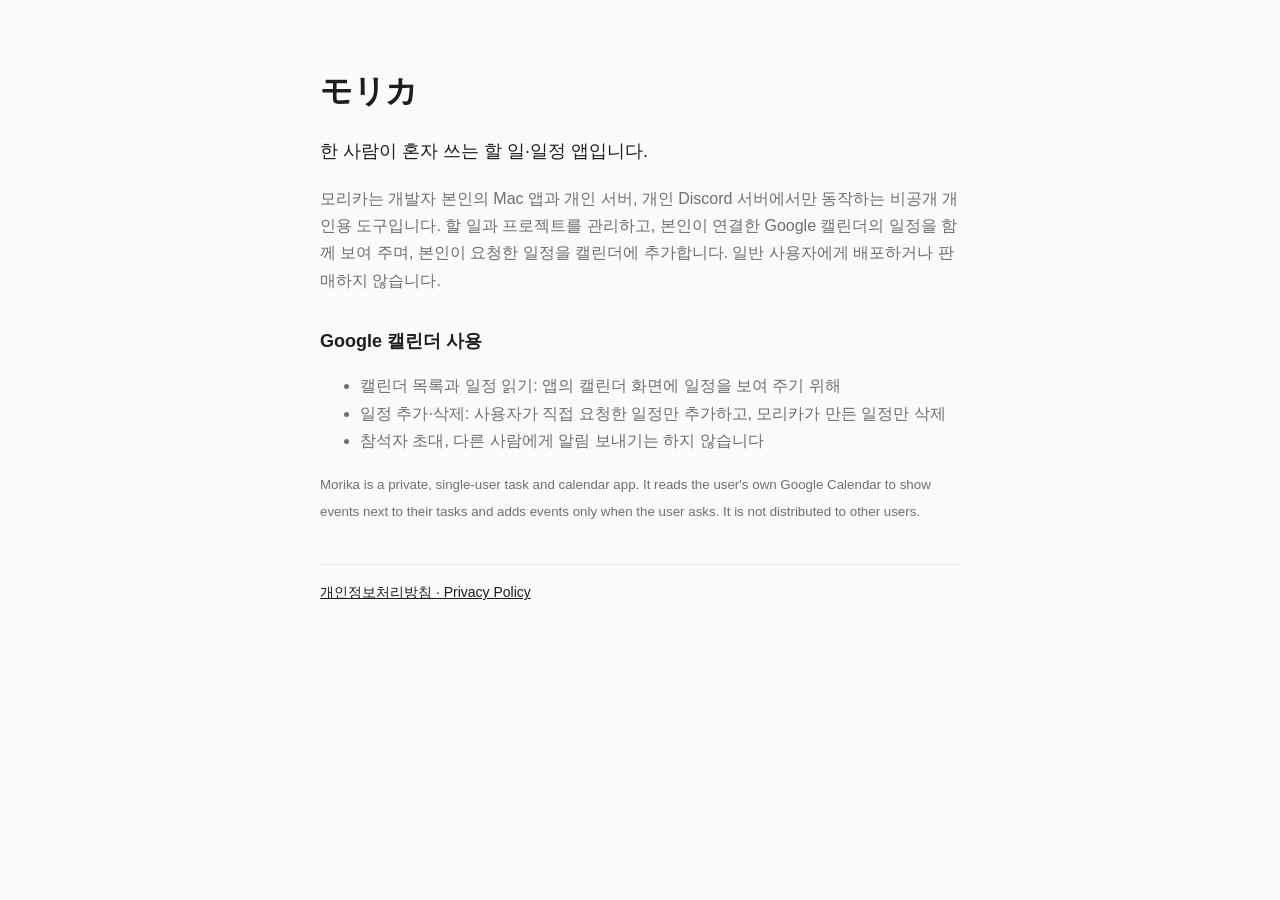
<file: index.html>
<!doctype html>
<html lang="ko">
<meta charset="utf-8">
<meta name="viewport" content="width=device-width, initial-scale=1">
<title>モリカ (Morika)</title>
<link rel="stylesheet" href="style.css">
<main>
  <h1>モリカ</h1>
  <p class="lead">한 사람이 혼자 쓰는 할 일·일정 앱입니다.</p>
  <p>모리카는 개발자 본인의 Mac 앱과 개인 서버, 개인 Discord 서버에서만 동작하는 비공개 개인용 도구입니다. 할 일과 프로젝트를 관리하고, 본인이 연결한 Google 캘린더의 일정을 함께 보여 주며, 본인이 요청한 일정을 캘린더에 추가합니다. 일반 사용자에게 배포하거나 판매하지 않습니다.</p>

  <h2>Google 캘린더 사용</h2>
  <ul>
    <li>캘린더 목록과 일정 읽기: 앱의 캘린더 화면에 일정을 보여 주기 위해</li>
    <li>일정 추가·삭제: 사용자가 직접 요청한 일정만 추가하고, 모리카가 만든 일정만 삭제</li>
    <li>참석자 초대, 다른 사람에게 알림 보내기는 하지 않습니다</li>
  </ul>

  <p lang="en"><small>Morika is a private, single-user task and calendar app. It reads the user's own Google Calendar to show events next to their tasks and adds events only when the user asks. It is not distributed to other users.</small></p>

  <nav><a href="privacy.html">개인정보처리방침 · Privacy Policy</a></nav>
</main>
</html>
</file>
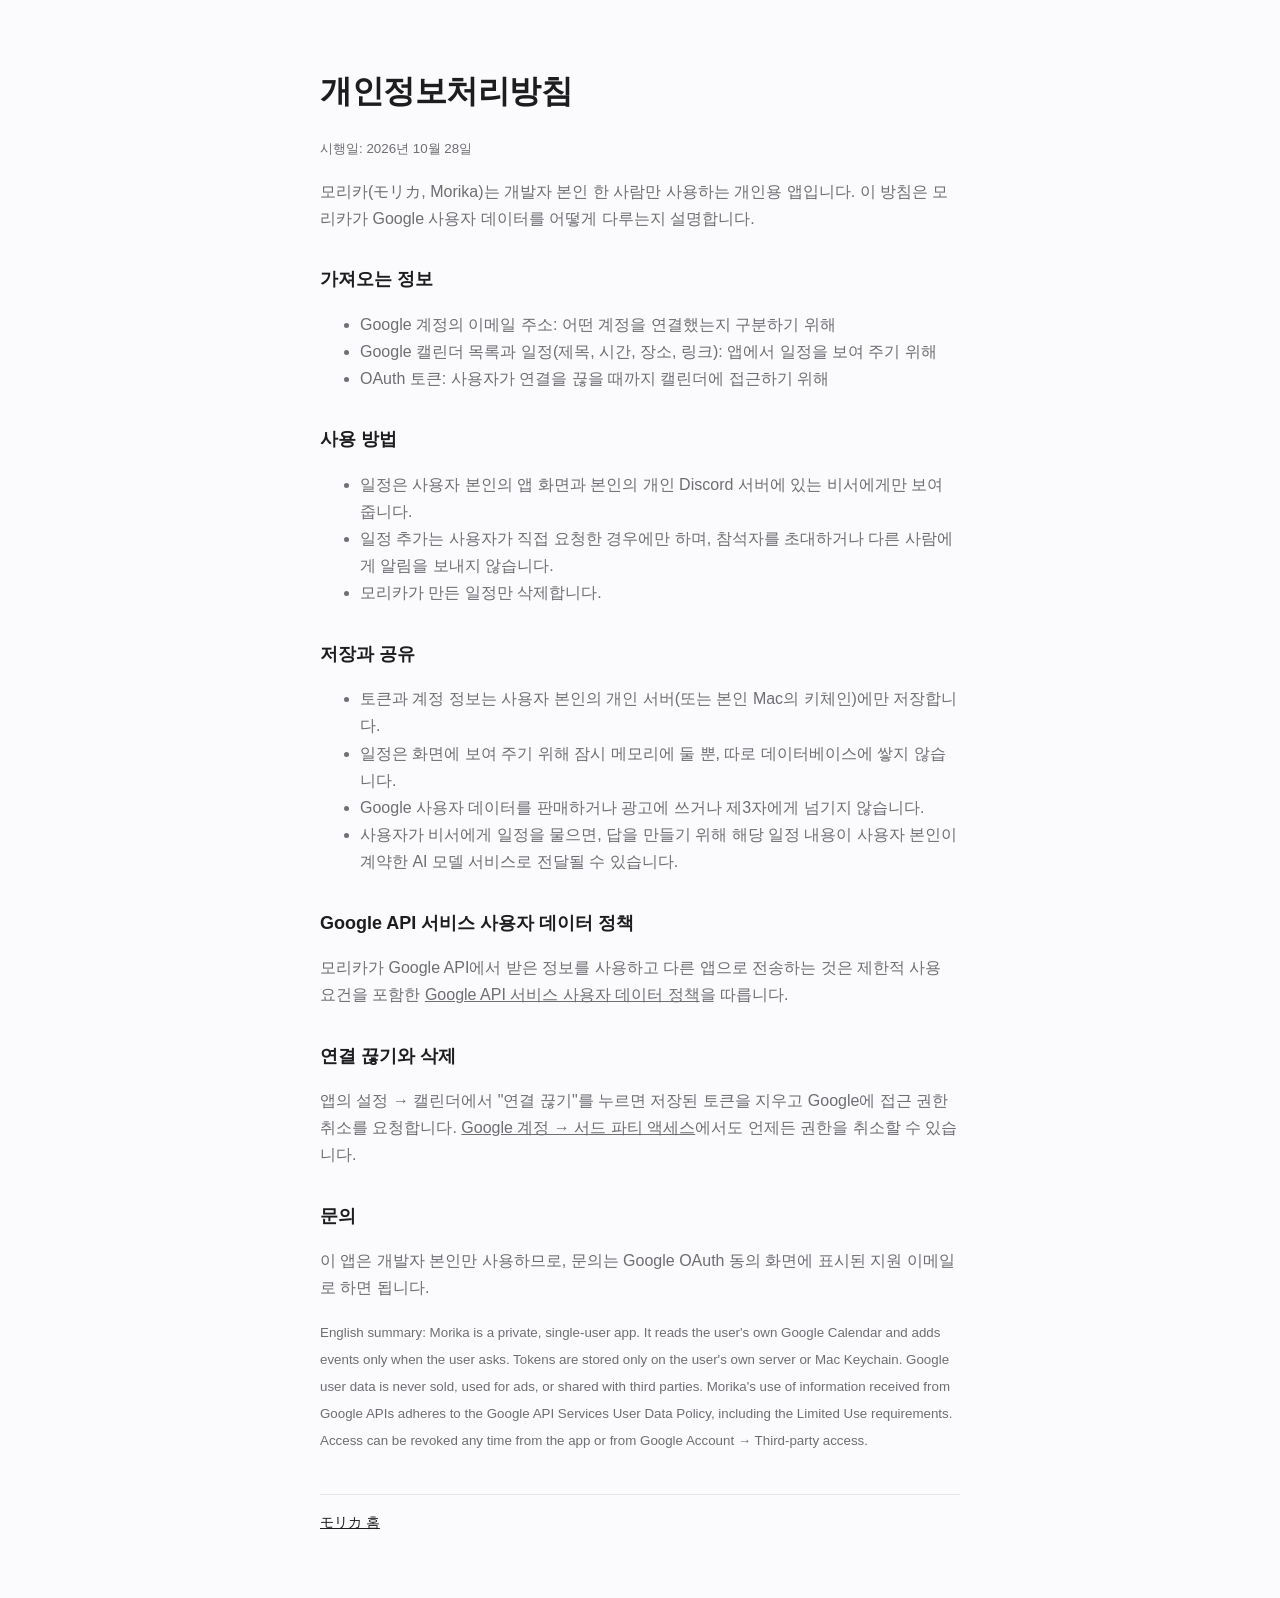
<file: privacy.html>
<!doctype html>
<html lang="ko">
<meta charset="utf-8">
<meta name="viewport" content="width=device-width, initial-scale=1">
<title>개인정보처리방침 · モリカ</title>
<link rel="stylesheet" href="style.css">
<main>
  <h1>개인정보처리방침</h1>
  <p><small>시행일: 2026년 10월 28일</small></p>

  <p>모리카(モリカ, Morika)는 개발자 본인 한 사람만 사용하는 개인용 앱입니다. 이 방침은 모리카가 Google 사용자 데이터를 어떻게 다루는지 설명합니다.</p>

  <h2>가져오는 정보</h2>
  <ul>
    <li>Google 계정의 이메일 주소: 어떤 계정을 연결했는지 구분하기 위해</li>
    <li>Google 캘린더 목록과 일정(제목, 시간, 장소, 링크): 앱에서 일정을 보여 주기 위해</li>
    <li>OAuth 토큰: 사용자가 연결을 끊을 때까지 캘린더에 접근하기 위해</li>
  </ul>

  <h2>사용 방법</h2>
  <ul>
    <li>일정은 사용자 본인의 앱 화면과 본인의 개인 Discord 서버에 있는 비서에게만 보여 줍니다.</li>
    <li>일정 추가는 사용자가 직접 요청한 경우에만 하며, 참석자를 초대하거나 다른 사람에게 알림을 보내지 않습니다.</li>
    <li>모리카가 만든 일정만 삭제합니다.</li>
  </ul>

  <h2>저장과 공유</h2>
  <ul>
    <li>토큰과 계정 정보는 사용자 본인의 개인 서버(또는 본인 Mac의 키체인)에만 저장합니다.</li>
    <li>일정은 화면에 보여 주기 위해 잠시 메모리에 둘 뿐, 따로 데이터베이스에 쌓지 않습니다.</li>
    <li>Google 사용자 데이터를 판매하거나 광고에 쓰거나 제3자에게 넘기지 않습니다.</li>
    <li>사용자가 비서에게 일정을 물으면, 답을 만들기 위해 해당 일정 내용이 사용자 본인이 계약한 AI 모델 서비스로 전달될 수 있습니다.</li>
  </ul>

  <h2>Google API 서비스 사용자 데이터 정책</h2>
  <p>모리카가 Google API에서 받은 정보를 사용하고 다른 앱으로 전송하는 것은 제한적 사용 요건을 포함한 <a href="https://developers.google.com/terms/api-services-user-data-policy">Google API 서비스 사용자 데이터 정책</a>을 따릅니다.</p>

  <h2>연결 끊기와 삭제</h2>
  <p>앱의 설정 → 캘린더에서 "연결 끊기"를 누르면 저장된 토큰을 지우고 Google에 접근 권한 취소를 요청합니다. <a href="https://myaccount.google.com/permissions">Google 계정 → 서드 파티 액세스</a>에서도 언제든 권한을 취소할 수 있습니다.</p>

  <h2>문의</h2>
  <p>이 앱은 개발자 본인만 사용하므로, 문의는 Google OAuth 동의 화면에 표시된 지원 이메일로 하면 됩니다.</p>

  <p lang="en"><small>English summary: Morika is a private, single-user app. It reads the user's own Google Calendar and adds events only when the user asks. Tokens are stored only on the user's own server or Mac Keychain. Google user data is never sold, used for ads, or shared with third parties. Morika's use of information received from Google APIs adheres to the Google API Services User Data Policy, including the Limited Use requirements. Access can be revoked any time from the app or from Google Account → Third-party access.</small></p>

  <nav><a href="./">モリカ 홈</a></nav>
</main>
</html>
</file>
<file: style.css>
:root { color-scheme: light dark; --fg: #1d1d1f; --fg2: #6e6e73; --bg: #fbfbfd; --line: #e5e5ea; }
@media (prefers-color-scheme: dark) { :root { --fg: #f5f5f7; --fg2: #a1a1a6; --bg: #1c1c1e; --line: #38383a; } }
body { margin: 0; font: 16px/1.7 -apple-system, BlinkMacSystemFont, "Apple SD Gothic Neo", "Hiragino Sans", sans-serif; color: var(--fg); background: var(--bg); }
main { max-width: 640px; margin: 0 auto; padding: 64px 24px; }
h1 { font-size: 32px; letter-spacing: -0.5px; margin: 0 0 4px; }
h2 { font-size: 18px; margin: 32px 0 6px; }
p, li { color: var(--fg2); }
.lead { font-size: 18px; color: var(--fg); }
nav { margin-top: 40px; padding-top: 16px; border-top: 1px solid var(--line); font-size: 14px; }
a { color: inherit; }
small { color: var(--fg2); }
</file>
